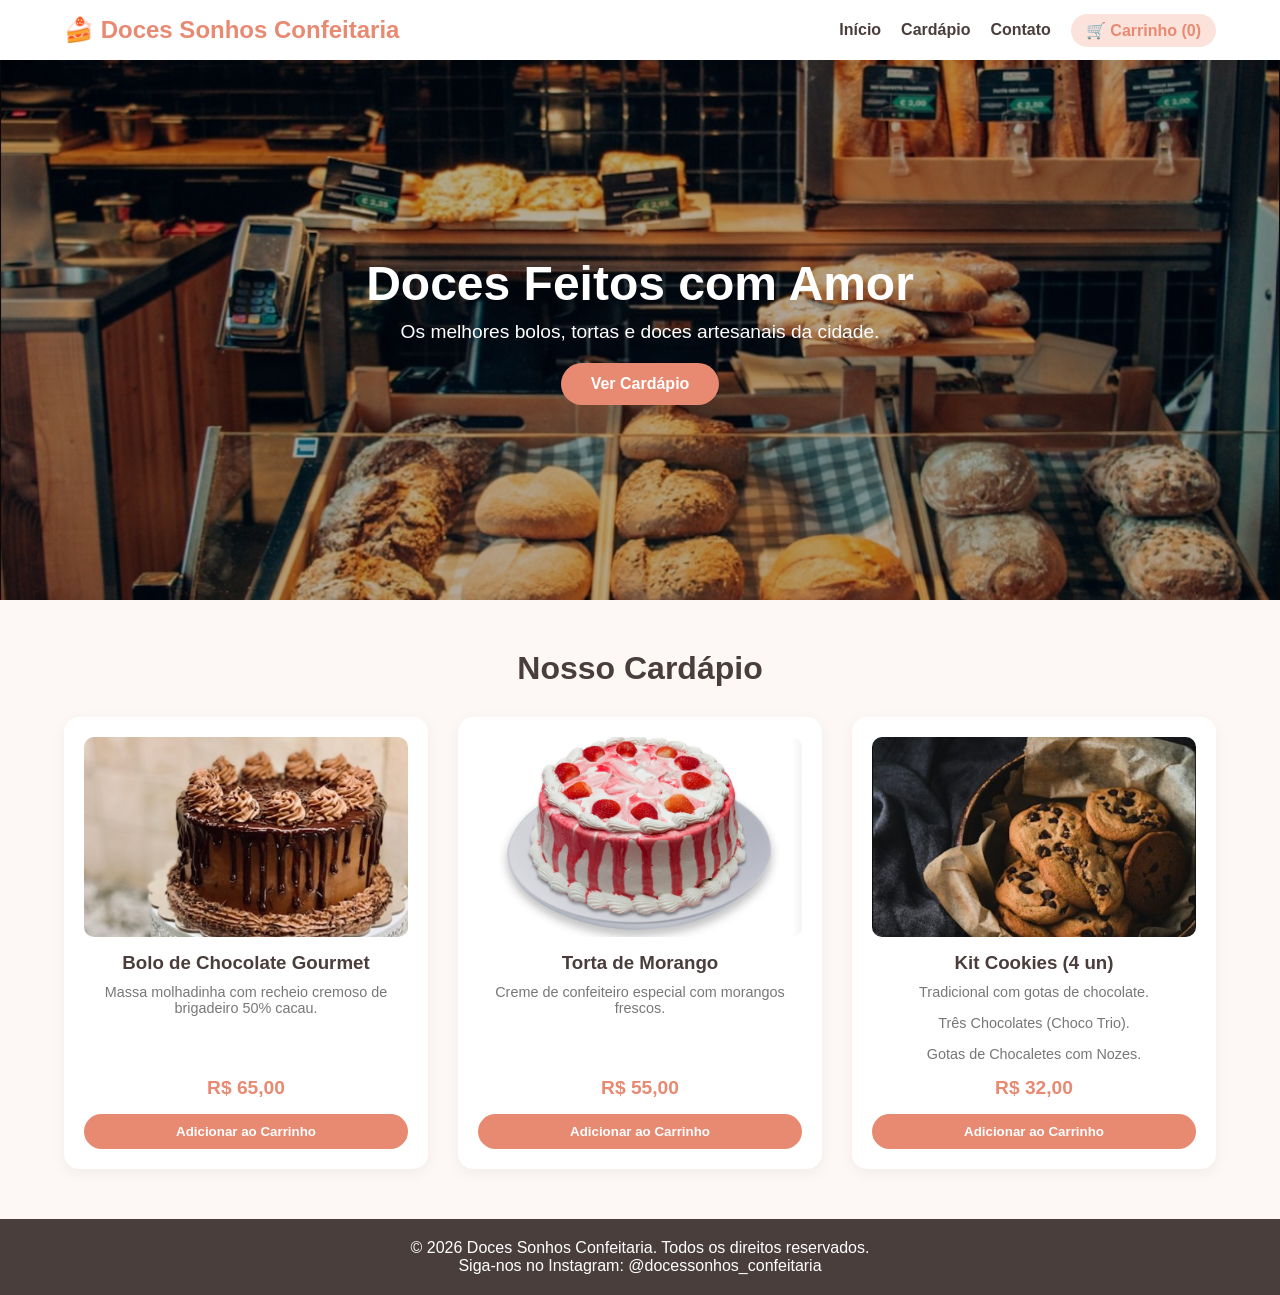
<file: index.html>
<!DOCTYPE html>
<html lang="pt-BR">
<head>
    <meta charset="UTF-8">
    <meta name="viewport" content="width=device-width, initial-scale=1.0">
    <title>Doces Sonhos | Confeitaria Artesanal</title>
    <link rel="stylesheet" href="estilo.css">
    <link rel="icon" type="imagem.jpeg" href="./imagens/icon_bolo.jpeg">
</head>
<body>

    <!-- Cabeçalho / Navegação -->
    <header>
        <div class="logo">🍰 Doces Sonhos Confeitaria</div>
        <nav>
            <ul>
                <li><a href="index.html#home">Início</a></li>
                <li><a href="index.html#produtos">Cardápio</a></li>
                <li><a href="index.html#contato">Contato</a></li>
                <li>
                    <a href="carrinho.html" class="carrinho-link">
                        🛒 Carrinho (<span id="cart-count">0</span>)
                    </a>
                </li>
            </ul>
        </nav>
    </header>

    <!-- Banner Principal -->
    <section id="home" class="hero">
        <div class="hero-text">
            <h1>Doces Feitos com Amor</h1>
            <p>Os melhores bolos, tortas e doces artesanais da cidade.</p>
            <a href="#produtos" class="btn">Ver Cardápio</a>
        </div>
    </section>

    <!-- Seção de Produtos -->
    <section id="produtos" class="produtos">
        <h2>Nosso Cardápio</h2>
        <div class="grid-produtos">
            
            <div class="card-produto">
                <img src="imagens/Bolo_chocolate.jpeg" alt="Bolo de Chocolate">
                <h3>Bolo de Chocolate Gourmet</h3>
                <p>Massa molhadinha com recheio cremoso de brigadeiro 50% cacau.</p>
                <span class="preco">R$ 65,00</span>
                <button onclick="adicionarAoCarrinho('Bolo de Chocolate Gourmet', 65)">Adicionar ao Carrinho</button>
            </div>

            <div class="card-produto">
                <img src="imagens/Torta_morango.jpeg" alt="Torta de Morango">
                <h3>Torta de Morango</h3>
                <p>Creme de confeiteiro especial com morangos frescos.</p>
                <span class="preco">R$ 55,00</span>
                <button onclick="adicionarAoCarrinho('Torta de Morango', 55)">Adicionar ao Carrinho</button>
            </div>

            <div class="card-produto">
                <img src="imagens/Cookies.jpeg" alt="Cupcake de Baunilha">
                <h3>Kit Cookies (4 un)</h3>
                <p>Tradicional com gotas de chocolate.</p>
                <p>Três Chocolates (Choco Trio).</p>
                <p>Gotas de Chocaletes com Nozes.</p>
                <span class="preco">R$ 32,00</span>
                <button onclick="adicionarAoCarrinho('Kit Cookies (4 un)', 32)">Adicionar ao Carrinho</button>
            </div>

        </div>
    </section>

    <!-- Rodapé -->
    <footer id="contato">
        <p>&copy; 2026 Doces Sonhos Confeitaria. Todos os direitos reservados.</p>
        <p>Siga-nos no Instagram: @docessonhos_confeitaria</p>
    </footer>

    <script src="script.js"></script>
</body>
</html>
</file>
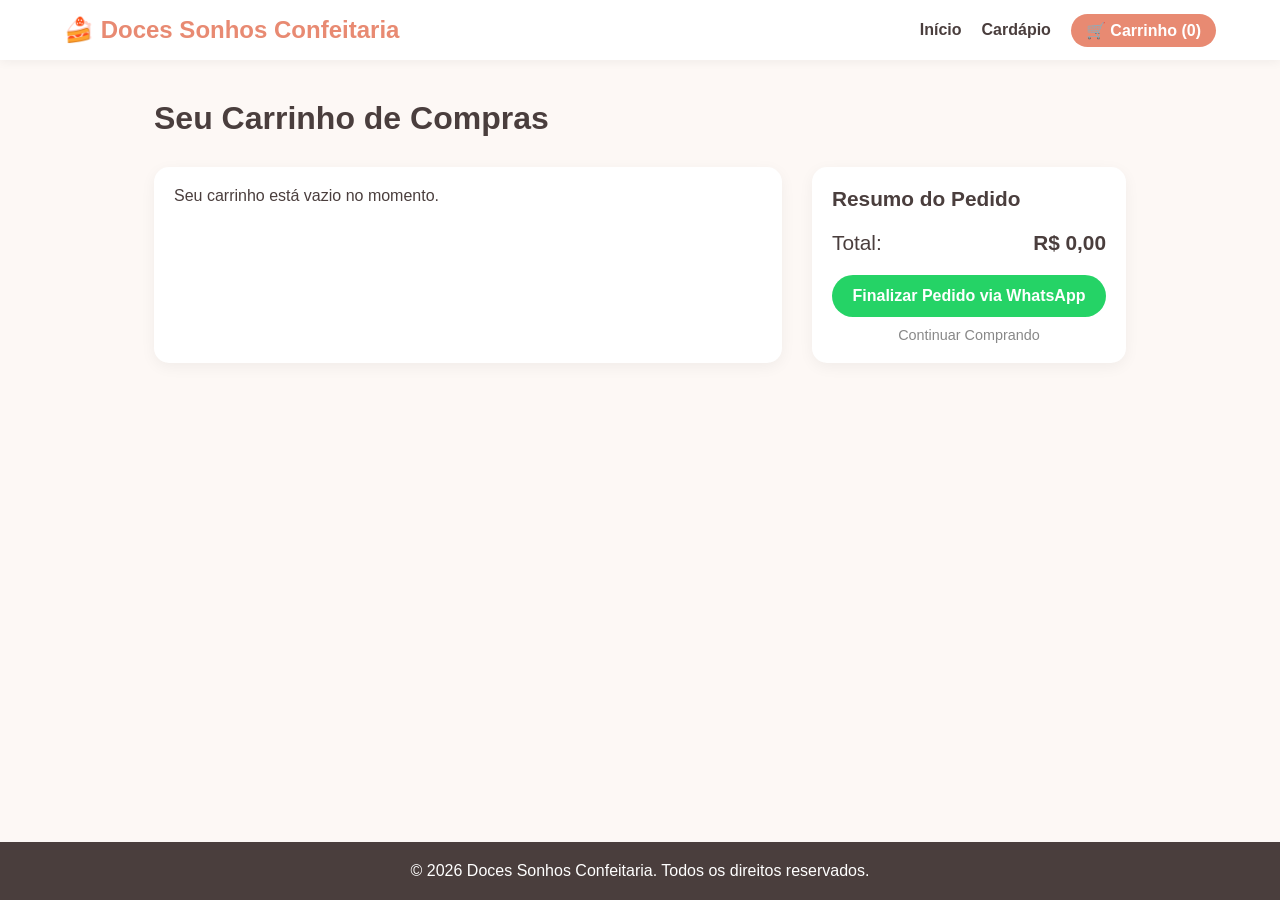
<file: carrinho.html>
<!DOCTYPE html>
<html lang="pt-BR">
<head>
    <meta charset="UTF-8">
    <meta name="viewport" content="width=device-width, initial-scale=1.0">
    <title>Seu Carrinho | Doces Sonhos</title>
    <link rel="stylesheet" href="estilo.css">
    <link rel="icon" type="imagem.jpeg" href="./imagens/icon_bolo.jpeg"
</head>
<body>

    <!-- Cabeçalho -->
    <header>
        <div class="logo">🍰 Doces Sonhos Confeitaria</div>
        <nav>
            <ul>
                <li><a href="index.html">Início</a></li>
                <li><a href="index.html#produtos">Cardápio</a></li>
                <li>
                    <a href="carrinho.html" class="carrinho-link ativo">
                        🛒 Carrinho (<span id="cart-count">0</span>)
                    </a>
                </li>
            </ul>
        </nav>
    </header>

    <!-- Conteúdo da Página de Carrinho -->
    <main class="carrinho-pagina">
        <h1>Seu Carrinho de Compras</h1>

        <div class="carrinho-container">
            <div id="lista-carrinho" class="lista-carrinho">
                <!-- Os itens adicionados vão aparecer aqui dinamicamente -->
            </div>

            <div class="resumo-carrinho">
                <h2>Resumo do Pedido</h2>
                <div class="linha-total">
                    <span>Total:</span>
                    <strong>R$ <span id="cart-total">0,00</span></strong>
                </div>
                
                <button class="btn-whatsapp" onclick="enviarPedidoWhatsapp()">
                    Finalizar Pedido via WhatsApp
                </button>
                <a href="index.html#produtos" class="btn-voltar">Continuar Comprando</a>
            </div>
        </div>
    </main>

    <!-- Rodapé -->
    <footer>
        <p>&copy; 2026 Doces Sonhos Confeitaria. Todos os direitos reservados.</p>
    </footer>

    <script src="script.js"></script>
</body>
</html>
</file>
<file: estilo.css>
/* Configurações Gerais */
* {
    margin: 0;
    padding: 0;
    box-sizing: border-box;
    font-family: 'Segoe UI', Tahoma, Geneva, Verdana, sans-serif;
}

body {
    background-color: #fdf8f5;
    color: #4a3e3d;
    min-height: 100vh;
    display: flex;
    flex-direction: column;
}

/* Cabeçalho */
header {
    background-color: #fff;
    padding: 1rem 5%;
    display: flex;
    justify-content: space-between;
    align-items: center;
    box-shadow: 0 2px 10px rgba(0,0,0,0.05);
    position: sticky;
    top: 0;
    z-index: 100;
}

.logo {
    font-size: 1.5rem;
    font-weight: bold;
    color: #e88a72;
}

nav ul {
    display: flex;
    list-style: none;
    gap: 20px;
    align-items: center;
}

nav a {
    text-decoration: none;
    color: #4a3e3d;
    font-weight: 600;
    transition: color 0.3s;
}

nav a:hover {
    color: #e88a72;
}

.carrinho-link {
    background-color: #fbe3db;
    padding: 8px 15px;
    border-radius: 20px;
    color: #e88a72 !important;
}

.carrinho-link.ativo {
    background-color: #e88a72;
    color: white !important;
}

/* Banner Principal */
.hero {
    height: 60vh;
    min-height: 350px;
    background: linear-gradient(rgba(0,0,0,0.3), rgba(0,0,0,0.3)), url('./imagens/Banner_principal.jpeg') center/cover;
    display: flex;
    align-items: center;
    justify-content: center;
    text-align: center;
    color: white;
    padding: 20px;
}

.hero-text h1 { 
    font-size: 3rem; 
    margin-bottom: 10px; 
}

.hero-text p { 
    font-size: 1.2rem; 
    margin-bottom: 20px; 
}

.btn {
    display: inline-block;
    padding: 12px 30px;
    background-color: #e88a72;
    color: white;
    text-decoration: none;
    border-radius: 25px;
    font-weight: bold;
    transition: background 0.3s;
}

.btn:hover { background-color: #d6755c; }

/* Seção de Produtos */
.produtos {
    padding: 50px 5%;
    text-align: center;
}

.produtos h2 {
    font-size: 2rem;
    margin-bottom: 30px;
}

.grid-produtos {
    display: grid;
    grid-template-columns: repeat(auto-fit, minmax(280px, 1fr));
    gap: 30px;
}

.card-produto {
    background: white;
    padding: 20px;
    border-radius: 15px;
    box-shadow: 0 4px 15px rgba(0,0,0,0.05);
    display: flex;
    flex-direction: column;
    align-items: center;
}

.card-produto img {
    width: 100%;
    height: 200px;
    object-fit: cover;
    border-radius: 10px;
    margin-bottom: 15px;
}

.card-produto h3 { margin-bottom: 10px; }
.card-produto p { font-size: 0.9rem; color: #777; margin-bottom: 15px; }

.preco {
    font-size: 1.2rem;
    font-weight: bold;
    color: #e88a72;
    margin-bottom: 15px;
    margin-top: auto;
}

.card-produto button {
    background-color: #e88a72;
    color: white;
    border: none;
    padding: 10px 20px;
    border-radius: 20px;
    cursor: pointer;
    font-weight: bold;
    transition: background 0.3s;
    width: 100%;
}

.card-produto button:hover { background-color: #d6755c; }

/* Estilos da Página do Carrinho (carrinho.html) */
.carrinho-pagina {
    padding: 40px 5%;
    flex: 1;
    max-width: 1100px;
    margin: 0 auto;
    width: 100%;
}

.carrinho-pagina h1 {
    margin-bottom: 30px;
    color: #4a3e3d;
}

.carrinho-container {
    display: grid;
    grid-template-columns: 2fr 1fr;
    gap: 30px;
}

.lista-carrinho {
    background: white;
    padding: 20px;
    border-radius: 15px;
    box-shadow: 0 4px 15px rgba(0,0,0,0.05);
}

.item-carrinho {
    display: flex;
    justify-content: space-between;
    align-items: center;
    padding: 15px 0;
    border-bottom: 1px solid #eee;
}

.item-carrinho:last-child { border-bottom: none; }

.item-info h3 { font-size: 1.1rem; }
.item-info p { color: #888; font-size: 0.9rem; }

.btn-remover {
    background-color: #ff5252;
    color: white;
    border: none;
    padding: 6px 12px;
    border-radius: 5px;
    cursor: pointer;
}

.resumo-carrinho {
    background: white;
    padding: 20px;
    border-radius: 15px;
    box-shadow: 0 4px 15px rgba(0,0,0,0.05);
    height: fit-content;
}

.resumo-carrinho h2 { margin-bottom: 20px; font-size: 1.3rem; }

.linha-total {
    display: flex;
    justify-content: space-between;
    font-size: 1.3rem;
    margin-bottom: 20px;
}

.btn-whatsapp {
    width: 100%;
    background-color: #25d366; /* Verde WhatsApp */
    color: white;
    border: none;
    padding: 12px;
    border-radius: 25px;
    font-size: 1rem;
    font-weight: bold;
    cursor: pointer;
    margin-bottom: 10px;
}

.btn-whatsapp:hover { background-color: #1ebc57; }

.btn-voltar {
    display: block;
    text-align: center;
    color: #888;
    text-decoration: none;
    font-size: 0.9rem;
}

/* Rodapé */
footer {
    background-color: #4a3e3d;
    color: white;
    text-align: center;
    padding: 20px;
    margin-top: auto;
}

/* ==========================================
   MEDIA QUERIES - RESPONSIVIDADE
   ========================================== */

/* Tablets e Celulares Maiores (até 768px) */
@media (max-width: 768px) {
    header {
        flex-direction: column;
        gap: 15px;
        padding: 1rem 3%;
        text-align: center;
    }

    nav ul {
        flex-wrap: wrap;
        justify-content: center;
        gap: 12px;
    }

    .hero {
        height: 50vh;
    }

    .hero-text h1 {
        font-size: 2.2rem;
    }

    .hero-text p {
        font-size: 1rem;
    }

    .carrinho-container {
        grid-template-columns: 1fr;
    }
}

/* Celulares Menores (até 480px) */
@media (max-width: 480px) {
    .hero-text h1 {
        font-size: 1.8rem;
    }

    .produtos {
        padding: 30px 15px;
    }

    .grid-produtos {
        grid-template-columns: 1fr; /* 1 coluna em celulares pequenos */
    }

    .item-carrinho {
        flex-direction: column;
        align-items: flex-start;
        gap: 10px;
    }

    .btn-remover {
        align-self: flex-end;
    }
}
</file>
